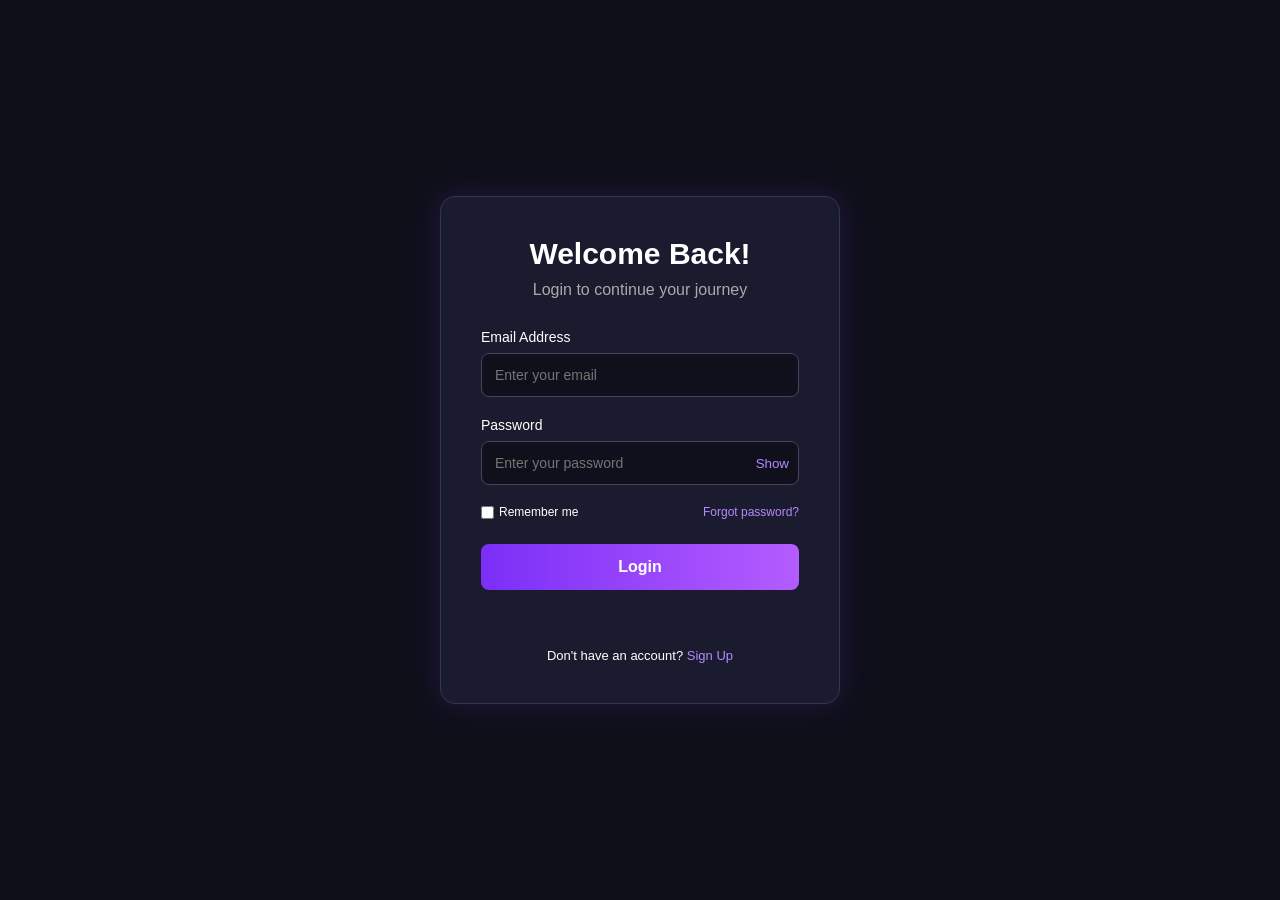
<file: index.html>
<!DOCTYPE html>
<html lang="en">
<head>
    <meta charset="UTF-8">
    <meta name="viewport" content="width=device-width, initial-scale=1.0">
    <title>VJ Marketing - Grow Your Business</title>
    <link rel="stylesheet" href="style.css">
</head>
<body class="home-page">
    <header class="site-header">
        <a class="brand" href="index.html">VJ Marketing</a>
        <nav aria-label="Main navigation">
            <a href="#services">Services</a>
            <a href="#about">About</a>
            <a class="nav-button" id="accountLink" href="login.html">Login / Sign Up</a>
        </nav>
    </header>

    <main>
        <section class="hero">
            <p class="eyebrow">Digital marketing that delivers</p>
            <h1 id="welcomeTitle">Welcome, <span id="welcomeName"></span>! <span>Let's grow.</span></h1>
            <p class="hero-text">
                We help ambitious brands reach the right audience, build trust,
                and grow with clear marketing strategies.
            </p>
            <div class="hero-actions">
                <a class="primary-button" href="login.html">Get Started</a>
                <a class="secondary-button" href="#services">Explore Services</a>
            </div>
        </section>

        <section class="services" id="services">
            <div class="section-heading">
                <p class="eyebrow">What we do</p>
                <h2>Marketing built for your next chapter</h2>
            </div>
            <div class="service-grid">
                <article class="service-card">
                    <h3>Brand Strategy</h3>
                    <p>Build a memorable brand with a clear voice and a strong identity.</p>
                </article>
                <article class="service-card">
                    <h3>Social Media</h3>
                    <p>Connect with your audience through content that starts conversations.</p>
                </article>
                <article class="service-card">
                    <h3>Growth Campaigns</h3>
                    <p>Reach more customers with focused campaigns designed for results.</p>
                </article>
            </div>
        </section>

        <section class="about-section" id="about">
            <p class="eyebrow">Why VJ Marketing</p>
            <h2>Simple strategy. Meaningful results.</h2>
            <p>We combine creative thinking with practical execution to help your business move forward.</p>
        </section>
    </main>

    <footer>
        <p>&copy; 2026 VJ Marketing. All rights reserved.</p>
    </footer>

    <script src="home.js"></script>
</body>
</html>
</file>
<file: style.css>
/* Remove default spacing */
* {
    margin: 0;
    padding: 0;
    box-sizing: border-box;
}

/* Page background */
body {
    font-family: Arial, sans-serif;
    background: #0f0f1a;
    color: white;

    min-height: 100vh;
    display: flex;
    justify-content: center;
    align-items: center;
}

/* Main container */
.login-container {
    width: 100%;
    padding: 20px;
    display: flex;
    justify-content: center;
}

/* Login box */
.login-box {
    width: 100%;
    max-width: 400px;

    background: #1b1b2f;
    padding: 40px;

    border-radius: 15px;
    border: 1px solid #343454;

    box-shadow: 0 0 30px rgba(130, 80, 255, 0.15);
}

/* Heading */
.login-box h1 {
    text-align: center;
    margin-bottom: 10px;
    font-size: 30px;
}

/* Subtitle */
.subtitle {
    text-align: center;
    color: #aaa;
    margin-bottom: 30px;
}

/* Input group */
.input-group {
    margin-bottom: 20px;
}

.input-group label {
    display: block;
    margin-bottom: 8px;
    font-size: 14px;
}

/* Input fields */
.input-group input {
    width: 100%;
    padding: 13px;

    background: #10101c;
    border: 1px solid #44445e;
    border-radius: 8px;

    color: white;
    font-size: 14px;
    outline: none;
}

/* Input focus effect */
.input-group input:focus {
    border-color: #9b5cff;
    box-shadow: 0 0 8px rgba(155, 92, 255, 0.4);
}

/* Password section */
.password-box {
    display: flex;
    align-items: center;
    position: relative;
}

.password-box input {
    padding-right: 65px;
}

.password-box button {
    position: absolute;
    right: 10px;

    background: none;
    border: none;
    color: #b58aff;

    cursor: pointer;
}

/* Remember and forgot */
.options {
    display: flex;
    justify-content: space-between;
    align-items: center;

    font-size: 12px;
    margin-bottom: 25px;
    gap: 10px;
}

.remember {
    display: flex;
    align-items: center;
    gap: 5px;
}

.options a,
.signup a {
    color: #b58aff;
    text-decoration: none;
}

/* Login button */
.login-btn {
    width: 100%;
    padding: 14px;

    background: linear-gradient(90deg, #7b2ff7, #b45cff);
    border: none;
    border-radius: 8px;

    color: white;
    font-size: 16px;
    font-weight: bold;

    cursor: pointer;
    transition: 0.3s;
}

/* Button hover */
.login-btn:hover {
    transform: translateY(-2px);
    box-shadow: 0 5px 20px rgba(155, 92, 255, 0.4);
}

/* Message */
#message {
    text-align: center;
    margin-top: 15px;
    font-size: 14px;
    min-height: 18px;
}

.hidden {
    display: none;
}

/* Signup */
.signup {
    text-align: center;
    margin-top: 25px;
    font-size: 13px;
}

/* Mobile responsive */
@media (max-width: 450px) {
    .login-box {
        padding: 25px;
    }

    .login-box h1 {
        font-size: 25px;
    }
}

/* Home page */
.home-page {
    display: block;
    background: #0f0f1a;
}

.site-header {
    width: min(1120px, calc(100% - 40px));
    margin: 0 auto;
    padding: 28px 0;
    display: flex;
    align-items: center;
    justify-content: space-between;
}

.brand,
.site-header nav a {
    color: white;
    text-decoration: none;
}

.brand {
    font-size: 21px;
    font-weight: bold;
}

.site-header nav {
    display: flex;
    align-items: center;
    gap: 28px;
    font-size: 14px;
}

.site-header nav a:not(.nav-button):hover {
    color: #b58aff;
}

.nav-button,
.primary-button {
    background: linear-gradient(90deg, #7b2ff7, #b45cff);
    border-radius: 8px;
    font-weight: bold;
}

.nav-button {
    padding: 11px 16px;
}

.hero,
.services,
.about-section {
    width: min(1120px, calc(100% - 40px));
    margin: 0 auto;
}

.hero {
    padding: 120px 0 145px;
    max-width: 850px;
    text-align: center;
}

.eyebrow {
    color: #b58aff;
    font-size: 13px;
    font-weight: bold;
    letter-spacing: 1.5px;
    text-transform: uppercase;
}

.hero h1 {
    margin: 18px 0;
    font-size: clamp(42px, 7vw, 72px);
    line-height: 1.05;
}

.hero h1 span {
    color: #b58aff;
}

.hero-text {
    max-width: 620px;
    margin: 0 auto;
    color: #aaa;
    font-size: 18px;
    line-height: 1.7;
}

.hero-actions {
    display: flex;
    justify-content: center;
    gap: 14px;
    margin-top: 32px;
}

.primary-button,
.secondary-button {
    padding: 14px 22px;
    color: white;
    text-decoration: none;
}

.secondary-button {
    border: 1px solid #44445e;
    border-radius: 8px;
}

.services {
    padding-bottom: 100px;
}

.section-heading {
    margin-bottom: 28px;
}

.section-heading h2,
.about-section h2 {
    margin-top: 12px;
    font-size: 32px;
}

.service-grid {
    display: grid;
    grid-template-columns: repeat(3, 1fr);
    gap: 18px;
}

.service-card {
    padding: 28px;
    background: #1b1b2f;
    border: 1px solid #343454;
    border-radius: 12px;
}

.service-card h3 {
    margin-bottom: 12px;
}

.service-card p,
.about-section p {
    color: #aaa;
    line-height: 1.6;
}

.about-section {
    padding: 70px 0;
    border-top: 1px solid #343454;
}

.about-section p:last-child {
    max-width: 600px;
    margin-top: 16px;
}

footer {
    padding: 28px 20px;
    color: #777;
    text-align: center;
    font-size: 13px;
}

@media (max-width: 650px) {
    .site-header nav a:not(.nav-button) {
        display: none;
    }

    .hero {
        padding: 90px 0 110px;
    }

    .hero-actions,
    .service-grid {
        grid-template-columns: 1fr;
        flex-direction: column;
    }
}
</file>
